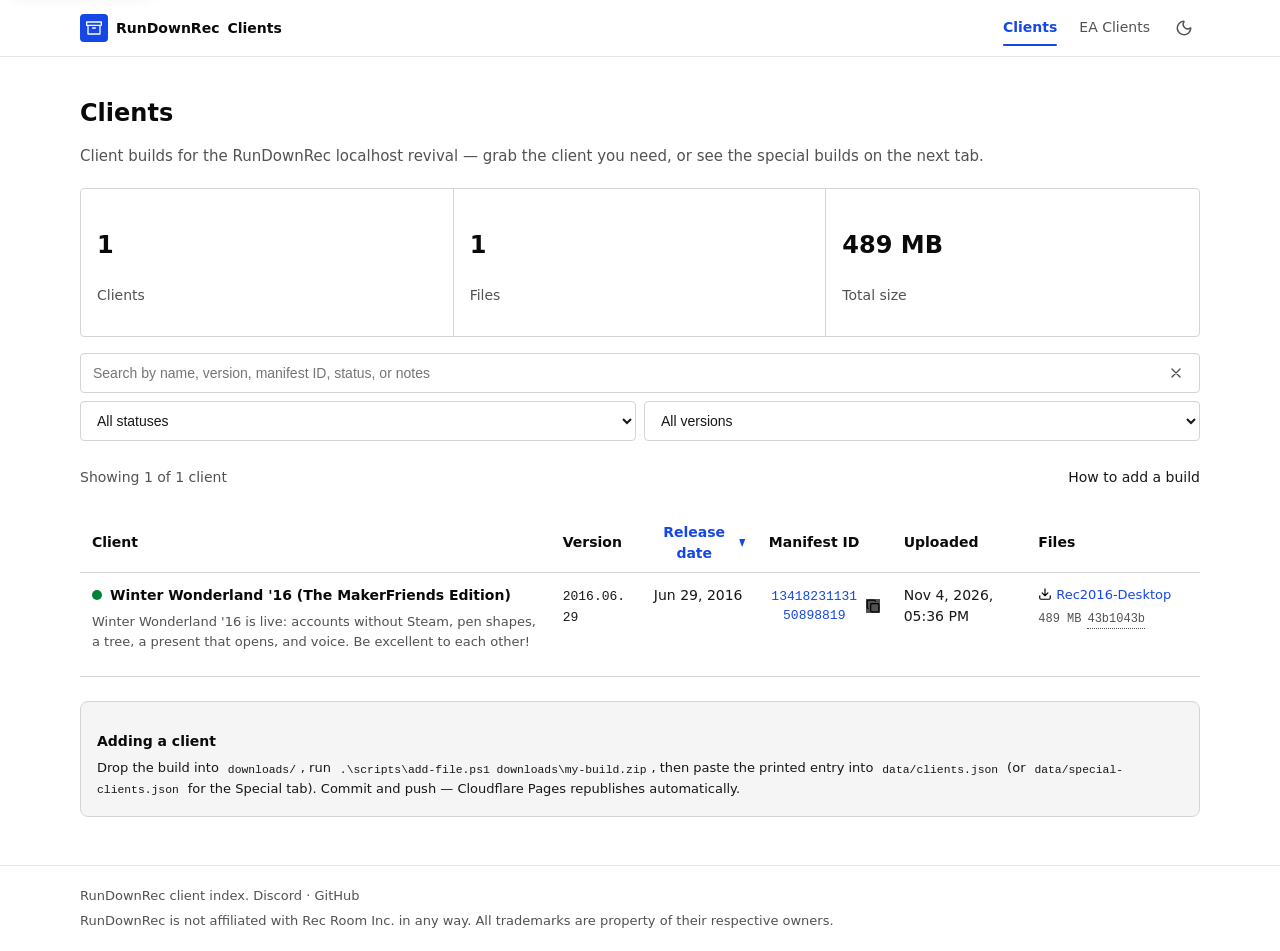
<file: index.html>
<!doctype html>
<html lang=en>
	<head>
		<meta charset=utf-8 />
		<meta name=viewport content="width=device-width, initial-scale=1" />
		<meta name=text-scale content=scale />

		<style>
			:root {
				color-scheme: light dark;
				background: #fff;
			}
			html,
			body {
				min-height: 100%;
				background: #fff;
				color: #171717;
			}
			@media (prefers-color-scheme: dark) {
				:root:not([data-theme='light']),
				:root:not([data-theme='light']) body {
					background: #0a0a0a;
					color: #f5f5f5;
				}
			}
			:root[data-theme='dark'],
			:root[data-theme='dark'] body {
				color-scheme: dark;
				background: #0a0a0a;
				color: #f5f5f5;
			}
			:root[data-theme='light'],
			:root[data-theme='light'] body {
				color-scheme: light;
				background: #fff;
				color: #171717;
			}
		</style>
		<script>
			(function () {
				var prefersDark =
					window.matchMedia && window.matchMedia('(prefers-color-scheme: dark)').matches;
				var theme = 'light';
				try {
					var saved = localStorage.getItem('theme');
					theme = saved === 'light' || saved === 'dark' ? saved : prefersDark ? 'dark' : 'light';
				} catch (error) {
					theme = prefersDark ? 'dark' : 'light';
				}
				document.documentElement.setAttribute('data-theme', theme);
				document.documentElement.style.colorScheme = theme;
				document.documentElement.style.backgroundColor = theme === 'dark' ? '#0a0a0a' : '#fff';
			})();
		</script>

		<title>RunDownRec Clients</title>
		<meta name=description content="Client builds and special builds for the RunDownRec localhost Revival project." />
		<link rel=icon href=./favicon.svg type="image/svg+xml" />
		<link rel=stylesheet href=./css/styles.css />
	</head>
	<body>
		<a class=skip-link href=#main-content>Skip to content</a>

		<header class=site-header>
			<div>
				<a href=./ aria-label="RunDownRec home">
					<span class=site-mark aria-hidden=true>
						<svg xmlns=http://www.w3.org/2000/svg width=16 height=16 viewBox="0 0 24 24" fill=none stroke=currentColor stroke-width=2 stroke-linecap=round stroke-linejoin=round><path d="M21 8v13H3V8M1 3h22v5H1zM10 12h4" /></svg>
					</span>
					<span data-site-name>RunDownRec</span>
					<span data-site-tag>Clients</span>
				</a>
				<nav aria-label="Main navigation" data-tabs>
					<a href=./#clients data-tab=clients>Clients</a>
					<a href=./#special data-tab=special>EA Clients</a>
				</nav>
				<button id=theme-toggle type=button aria-label="Switch to dark mode" title="Switch to dark mode">
					<svg class="icon-sun" xmlns=http://www.w3.org/2000/svg width=18 height=18 viewBox="0 0 24 24" fill=none stroke=currentColor stroke-width=2 stroke-linecap=round stroke-linejoin=round><circle cx=12 cy=12 r=4 /><path d="M12 2v2M12 20v2M4.93 4.93l1.41 1.41M17.66 17.66l1.41 1.41M2 12h2M20 12h2M6.34 17.66l-1.41 1.41M19.07 4.93l-1.41 1.41" /></svg>
					<svg class="icon-moon" xmlns=http://www.w3.org/2000/svg width=18 height=18 viewBox="0 0 24 24" fill=none stroke=currentColor stroke-width=2 stroke-linecap=round stroke-linejoin=round><path d="M20.985 12.486a9 9 0 1 1-9.473-9.472c.405-.022.617.46.402.803a6 6 0 0 0 8.268 8.268c.344-.215.825-.004.803.401" /></svg>
				</button>
			</div>
		</header>

		<div class=site-frame>
			<main id=main-content data-main tabindex=-1>
				<h1 data-tab-heading>Clients</h1>
				<p class=intro data-site-intro>
					Current client builds for the RunDownRec localhost project.
				</p>

				<section class=home-summary aria-label="Collection summary">
					<div>
						<p data-stat=entries>0</p>
						<p>Clients</p>
					</div>
					<div>
						<p data-stat=files>0</p>
						<p>Files</p>
					</div>
					<div>
						<p data-stat=size>0 B</p>
						<p>Total size</p>
					</div>
				</section>

				<div class=home-search>
					<label class=sr-only for=client-search>Search clients</label>
					<input id=client-search type=search placeholder="Search by name, version, manifest ID, status, or notes" autocomplete=off spellcheck=false />
					<button type=button id=clear-search hidden aria-label="Clear search">
						<svg xmlns=http://www.w3.org/2000/svg width=16 height=16 viewBox="0 0 24 24" fill=none stroke=currentColor stroke-width=2 stroke-linecap=round stroke-linejoin=round><path d="M18 6 6 18M6 6l12 12" /></svg>
					</button>
				</div>

				<div class=home-filters>
					<label class=sr-only for=status-filter>Filter by status</label>
					<select id=status-filter>
						<option value=all>All statuses</option>
						<option value=ready>Ready</option>
						<option value=partial>Partial</option>
						<option value=broken>Broken</option>
						<option value=archived>Archived</option>
					</select>
					<label class=sr-only for=version-filter>Filter by version</label>
					<select id=version-filter>
						<option value=all>All versions</option>
					</select>
				</div>

				<div class=home-results>
					<p data-results-count></p>
					<a href=#adding-a-client>How to add a build</a>
				</div>

				<table class=builds>
					<thead>
						<tr>
							<th><button type=button data-sort=name aria-pressed=false>Client</button></th>
							<th><button type=button data-sort=version aria-pressed=false>Version</button></th>
							<th><button type=button data-sort=date aria-pressed=false>Release date</button></th>
							<th><button type=button data-sort=manifestId aria-pressed=false>Manifest ID</button></th>
							<th><button type=button data-sort=uploadedAt aria-pressed=false>Uploaded</button></th>
							<th><button type=button data-sort=files aria-pressed=false>Files</button></th>
						</tr>
					</thead>
					<tbody data-rows></tbody>
				</table>

				<p class=empty hidden data-empty>No clients match this search.</p>

				<section class=howto id=adding-a-client aria-label="How to add a client">
					<h2>Adding a client</h2>
					<p>
						Drop the build into <code>downloads/</code>, run
						<code>.\scripts\add-file.ps1 downloads\my-build.zip</code>, then paste the printed entry into
						<code>data/clients.json</code> (or <code>data/special-clients.json</code> for the Special tab).
						Commit and push &mdash; Cloudflare Pages republishes automatically.
					</p>
				</section>
			</main>

			<footer class=site-footer>
				<div>
					<p>
						RunDownRec client index. <span data-site-links></span>
					</p>
					<p>RunDownRec is not affiliated with Rec Room Inc. in any way. All trademarks are property of their respective owners.</p>
				</div>
			</footer>
		</div>

		<template data-row-template>
			<tr>
				<td data-label="Client">
					<div class=row-title>
						<span data-status role=img></span>
						<span data-name></span>
					</div>
					<p class=row-notes data-notes></p>
				</td>
				<td data-label="Version"><span data-version></span></td>
				<td data-label="Release date"><time data-date></time></td>
				<td data-label="Manifest ID"><button type=button class=copy-address data-copy aria-label="Copy manifest ID" title="Copy manifest ID"><span data-manifest></span></button></td>
				<td data-label="Uploaded"><time data-uploaded></time></td>
				<td data-label="Files"><ul class=file-list data-files></ul></td>
			</tr>
		</template>

		<script src=./js/app.js></script>
	</body>
</html>
</file>
